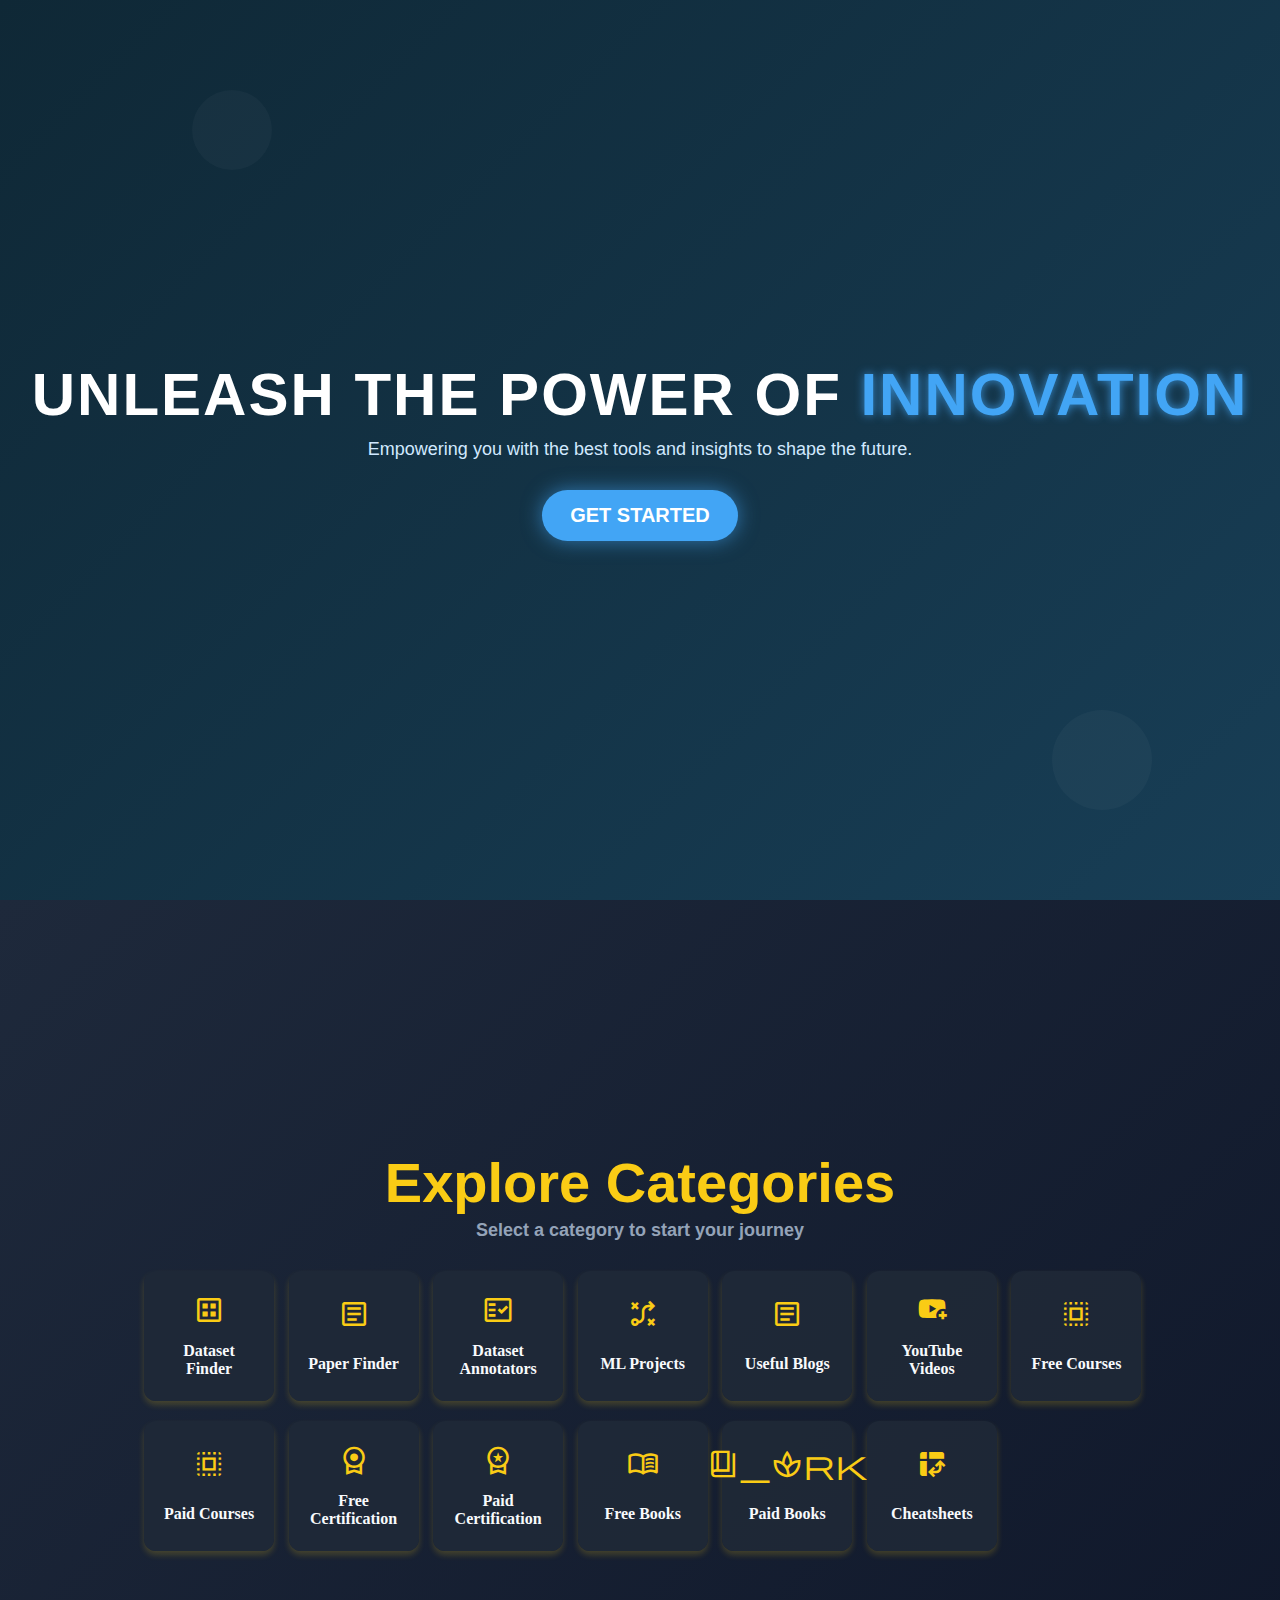
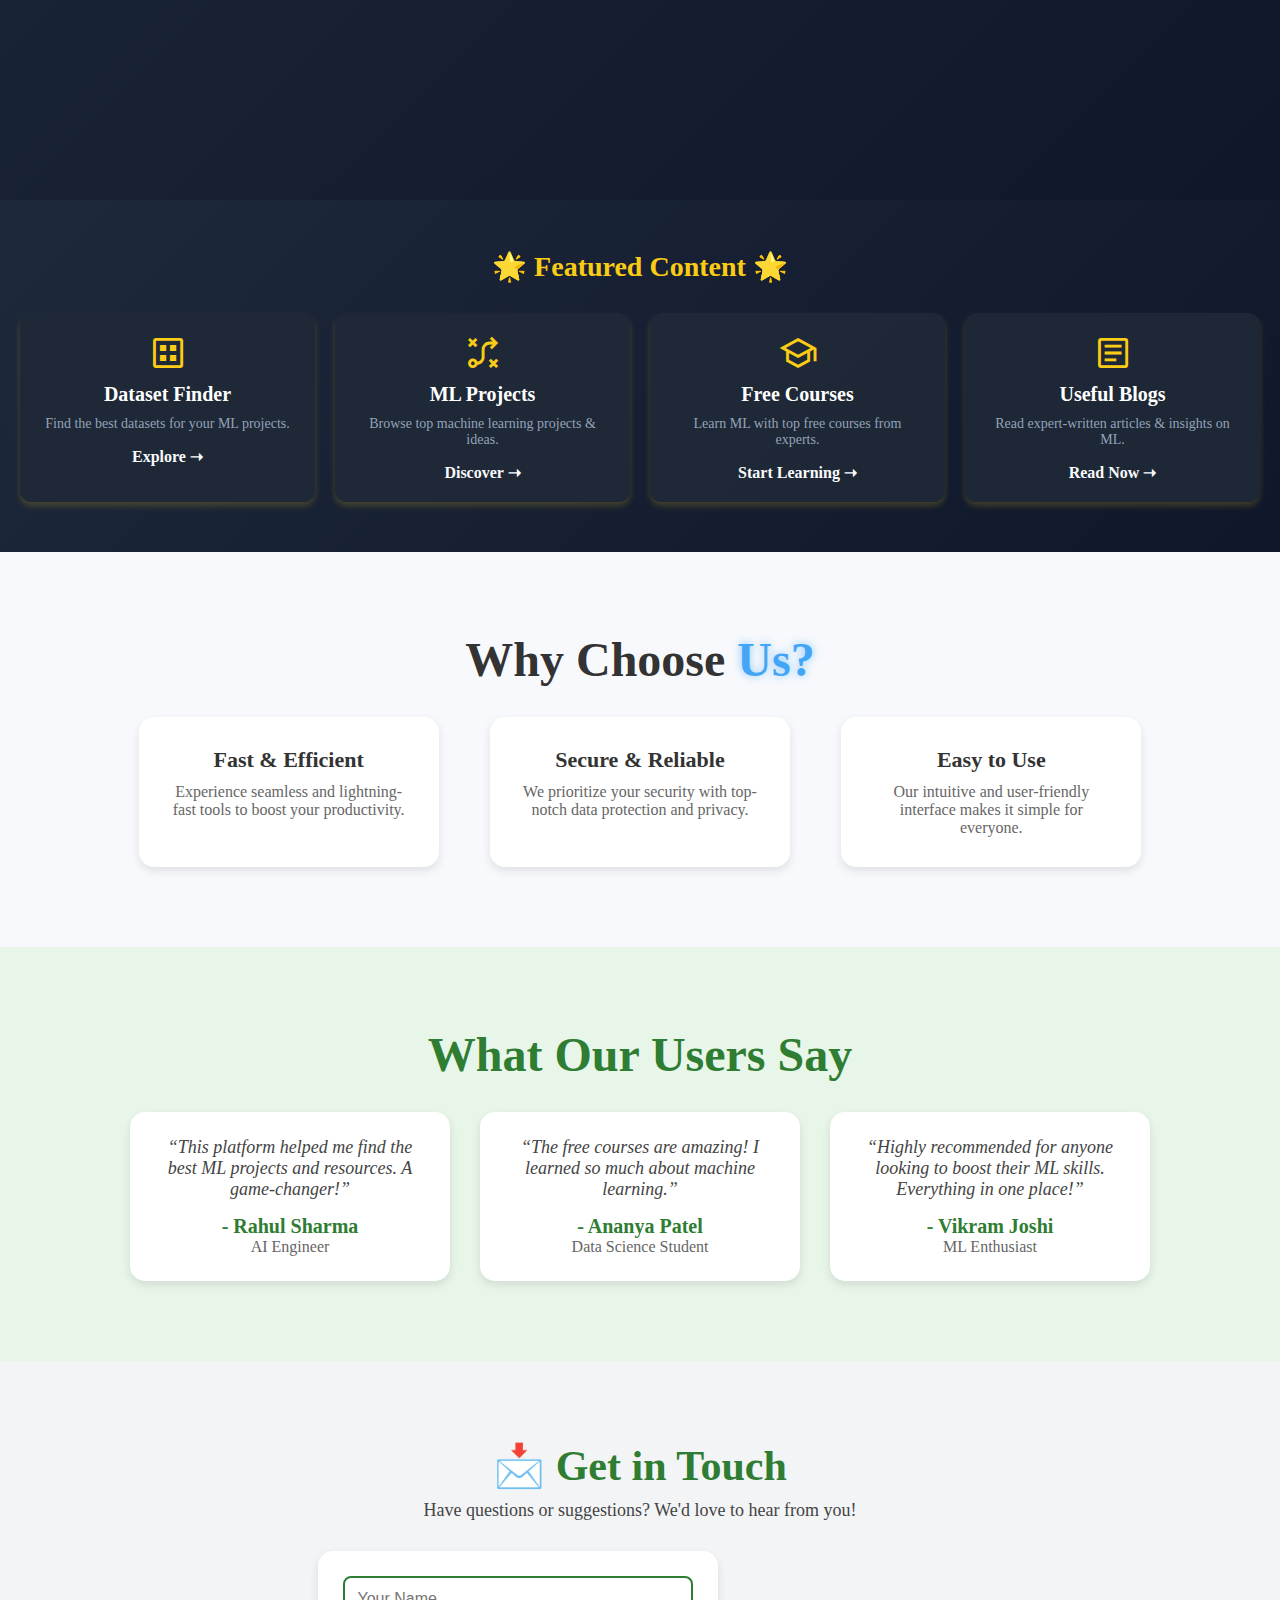
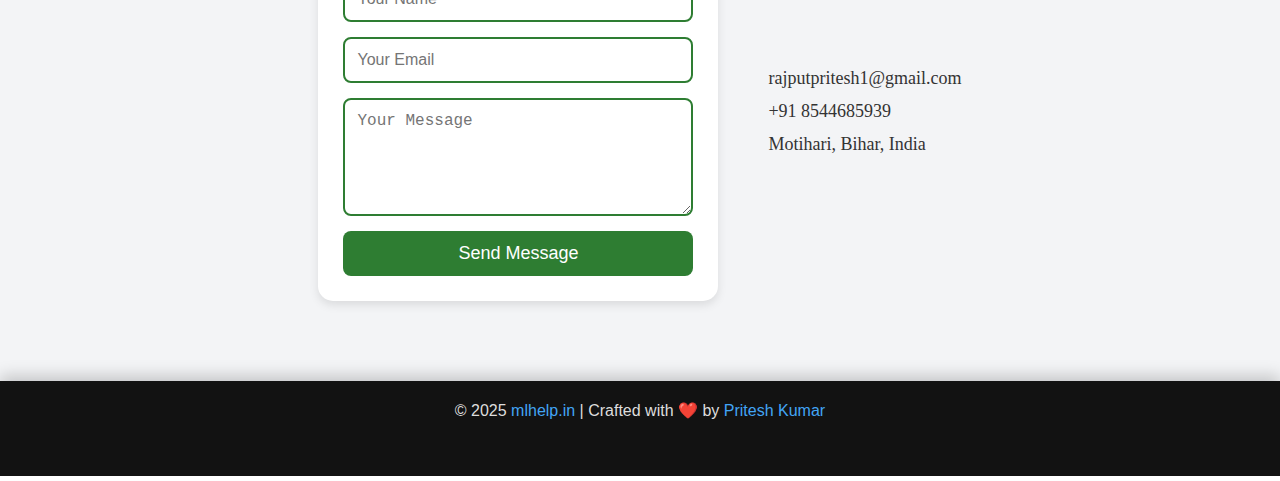
<file: index.html>
<!DOCTYPE html>
<html lang="en">

<head>
    <meta charset="UTF-8">
    <meta name="viewport" content="width=device-width, initial-scale=1.0">
    <title>mlhelp.in</title>
    <!-- Custom CSS -->
    <link rel="stylesheet" href="src/css/style.css">
    <!-- Google Icons -->
    <link href="https://fonts.googleapis.com/css2?family=Material+Symbols+Outlined" rel="stylesheet" />
</head>

<body>
    <!-- Hero Section -->
    <section class="hero-section">
        <div class="floating-shapes"></div> <!-- Floating animated elements -->
        <h1>Unleash the Power of <span>Innovation</span></h1>
        <p>Empowering you with the best tools and insights to shape the future.</p>
        <a href="#category" class="dive-in">Get Started</a>
    </section>


    <!-- Category Section -->
    <div class="category" id="category">
        <div class="title">
            <h1>Explore Categories</h1>
            <p>Select a category to start your journey</p>
        </div>
        <div class="tools">

            <div class="tool">
                <span class="material-symbols-outlined">dataset</span>
                <a href="./src/pages/datasets.html">Dataset Finder</a>
            </div>

            <div class="tool">
                <span class="material-symbols-outlined">article</span>
                <a href="./src/pages/papers.html">Paper Finder</a>
            </div>

            <div class="tool">
                <span class="material-symbols-outlined">fact_check</span>
                <a href="./src/pages/annotators.html">Dataset Annotators</a>
            </div>

            <div class="tool">
                <span class="material-symbols-outlined">tactic</span>
                <a href="./src/pages/projects.html">ML Projects</a>
            </div>

            <div class="tool">
                <span class="material-symbols-outlined">article</span>
                <a href="./src/pages/blogs.html">Useful Blogs</a>
            </div>

            <div class="tool">
                <span class="material-symbols-outlined">youtube_activity</span>
                <a href="./src/pages/ytvideos.html">YouTube Videos</a>
            </div>

            <div class="tool">
                <span class="material-symbols-outlined">select_all</span>
                <a href="./src/pages/free-courses.html">Free Courses</a>
            </div>

            <div class="tool">
                <span class="material-symbols-outlined">select_all</span>
                <a href="./src/pages/paid-courses.html">Paid Courses</a>
            </div>

            <div class="tool">
                <span class="material-symbols-outlined">license</span>
                <a href="./src/pages/free-cert.html">Free Certification</a>
            </div>

            <div class="tool">
                <span class="material-symbols-outlined">workspace_premium</span>
                <a href="./src/pages/paid-cert.html">Paid Certification</a>
            </div>

            <div class="tool">
                <span class="material-symbols-outlined">menu_book</span>
                <a href="./src/pages/free-books.html">Free Books</a>
            </div>

            <div class="tool">
                <span class="material-symbols-outlined">book_4_spark</span>
                <a href="./src/pages/paid-books.html">Paid Books</a>
            </div>

            <div class="tool">
                <span class="material-symbols-outlined">pivot_table_chart</span>
                <a href="./src/pages/cheatcheet.html">Cheatsheets</a>
            </div>

        </div>
    </div>
    <section class="featured-section">
        <h2 class="featured-title">🌟 Featured Content 🌟</h2>
        <div class="featured-container">

            <div class="featured-card">
                <span class="material-symbols-outlined">dataset</span>
                <h3>Dataset Finder</h3>
                <p>Find the best datasets for your ML projects.</p>
                <a href="./src/pages/datasets.html">Explore ➝</a>
            </div>

            <div class="featured-card">
                <span class="material-symbols-outlined">tactic</span>
                <h3>ML Projects</h3>
                <p>Browse top machine learning projects & ideas.</p>
                <a href="./src/pages/projects.html">Discover ➝</a>
            </div>

            <div class="featured-card">
                <span class="material-symbols-outlined">school</span>
                <h3>Free Courses</h3>
                <p>Learn ML with top free courses from experts.</p>
                <a href="./src/pages/free-courses.html">Start Learning ➝</a>
            </div>

            <div class="featured-card">
                <span class="material-symbols-outlined">article</span>
                <h3>Useful Blogs</h3>
                <p>Read expert-written articles & insights on ML.</p>
                <a href="./src/pages/blogs.html">Read Now ➝</a>
            </div>

        </div>
    </section>


    <section class="features-section">
        <h2>Why Choose <span>Us?</span></h2>
        <div class="features-container">
            <div class="feature-box">
                <i class="fas fa-rocket"></i>
                <h3>Fast & Efficient</h3>
                <p>Experience seamless and lightning-fast tools to boost your productivity.</p>
            </div>
            <div class="feature-box">
                <i class="fas fa-shield-alt"></i>
                <h3>Secure & Reliable</h3>
                <p>We prioritize your security with top-notch data protection and privacy.</p>
            </div>
            <div class="feature-box">
                <i class="fas fa-magic"></i>
                <h3>Easy to Use</h3>
                <p>Our intuitive and user-friendly interface makes it simple for everyone.</p>
            </div>
        </div>
    </section>

    

    <section class="testimonials-section">
        <h2>What Our Users Say</h2>
        <div class="testimonials-container">
            <div class="testimonial-card">
                <p>“This platform helped me find the best ML projects and resources. A game-changer!”</p>
                <h4>- Rahul Sharma</h4>
                <span>AI Engineer</span>
            </div>
            <div class="testimonial-card">
                <p>“The free courses are amazing! I learned so much about machine learning.”</p>
                <h4>- Ananya Patel</h4>
                <span>Data Science Student</span>
            </div>
            <div class="testimonial-card">
                <p>“Highly recommended for anyone looking to boost their ML skills. Everything in one place!”</p>
                <h4>- Vikram Joshi</h4>
                <span>ML Enthusiast</span>
            </div>
        </div>
    </section>

    
    <section class="contact-section">
        <h2>📩 Get in Touch</h2>
        <p>Have questions or suggestions? We'd love to hear from you!</p>
        
        <div class="contact-container">
            <!-- Contact Form -->
            <form class="contact-form">
                <input type="text" placeholder="Your Name" required>
                <input type="email" placeholder="Your Email" required>
                <textarea placeholder="Your Message" rows="5" required></textarea>
                <button type="submit">Send Message</button>
            </form>
            
            <!-- Contact Info -->
            <div class="contact-info">
                <p><i class="fas fa-envelope"></i> rajputpritesh1@gmail.com</p>
                <p><i class="fas fa-phone"></i> +91 8544685939</p>
                <p><i class="fas fa-map-marker-alt"></i> Motihari, Bihar, India</p>
                <div class="contact-social">
                    <a href="#"><i class="fab fa-facebook"></i></a>
                    <a href="#"><i class="fab fa-twitter"></i></a>
                    <a href="#"><i class="fab fa-instagram"></i></a>
                    <a href="#"><i class="fab fa-linkedin"></i></a>
                </div>
            </div>
        </div>
    </section>
    
    

    <footer class="footer">
        <div class="footer-container">
            <p>© 2025 <a href="#">mlhelp.in</a> | Crafted with ❤️ by <a href="#">Pritesh Kumar</a></p>
            <div class="social-links">
                <a href="#"><i class="fab fa-facebook"></i></a>
                <a href="#"><i class="fab fa-twitter"></i></a>
                <a href="#"><i class="fab fa-instagram"></i></a>
                <a href="#"><i class="fab fa-linkedin"></i></a>
            </div>
        </div>
    </footer>


</body>

</html>
</file>
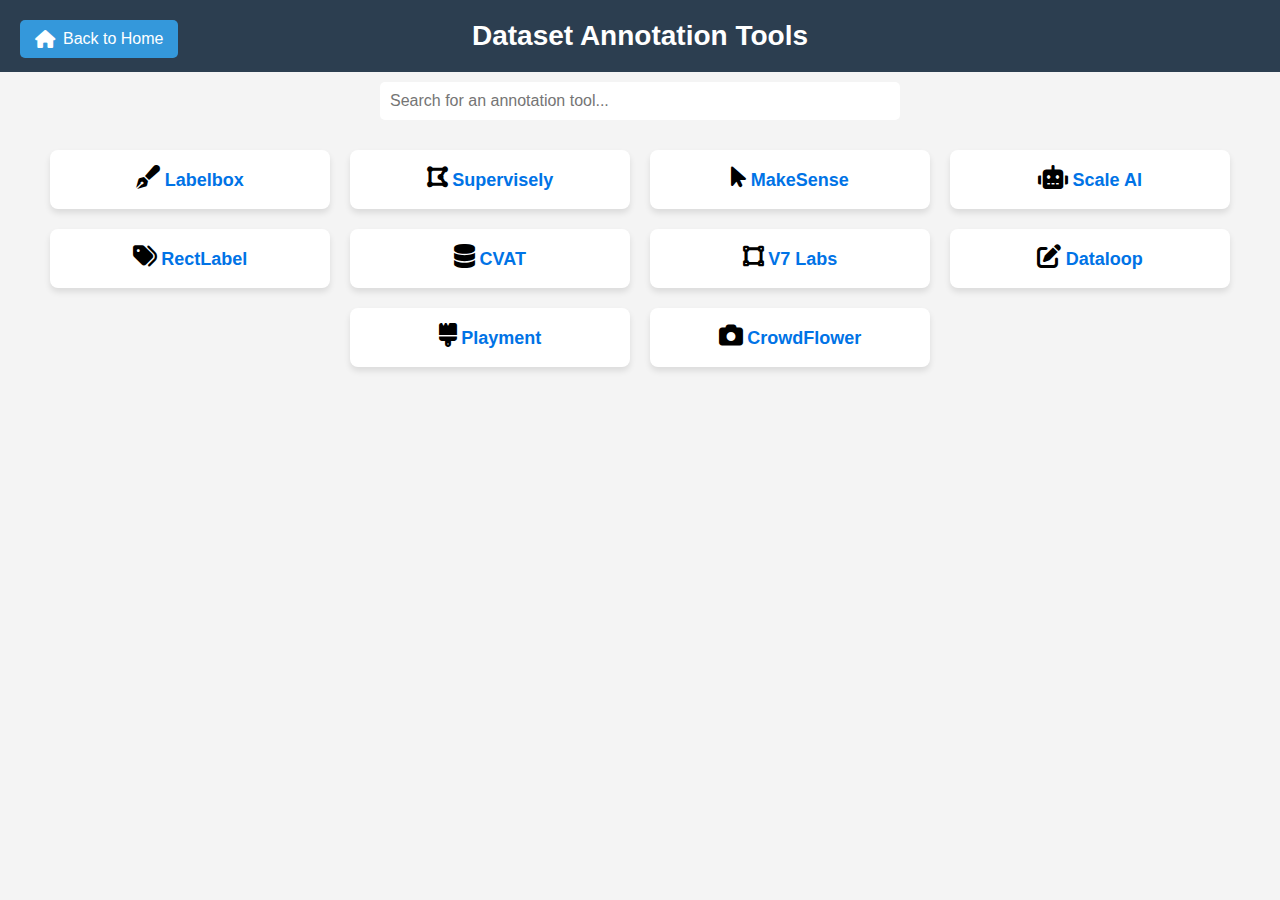
<file: src/pages/annotators.html>
<!DOCTYPE html>
<html lang="en">
<head>
    <meta charset="UTF-8">
    <meta name="viewport" content="width=device-width, initial-scale=1.0">
    <title>Dataset Annotators</title>
    <link rel="stylesheet" href="./../css/tools.css">
    <link rel="stylesheet" href="https://cdnjs.cloudflare.com/ajax/libs/font-awesome/6.0.0/css/all.min.css">
</head>
<body>

    <header>
        <a href="../../index.html" id="back-home"><i class="fas fa-home"></i> Back to Home</a>
        <h1>Dataset Annotation Tools</h1>
    </header>

    <input type="text" id="search" placeholder="Search for an annotation tool..." onkeyup="searchAnnotators()">

    <div class="annotator-list">
        <div class="annotator-item">
            <i class="fas fa-pen-fancy"></i>
            <a href="https://labelbox.com/" target="_blank">Labelbox</a>
        </div>
        <div class="annotator-item">
            <i class="fas fa-draw-polygon"></i>
            <a href="https://supervise.ly/" target="_blank">Supervisely</a>
        </div>
        <div class="annotator-item">
            <i class="fas fa-mouse-pointer"></i>
            <a href="https://www.makesense.ai/" target="_blank">MakeSense</a>
        </div>
        <div class="annotator-item">
            <i class="fas fa-robot"></i>
            <a href="https://www.scale.ai/" target="_blank">Scale AI</a>
        </div>
        <div class="annotator-item">
            <i class="fas fa-tags"></i>
            <a href="https://www.rectlabel.com/" target="_blank">RectLabel</a>
        </div>
        <div class="annotator-item">
            <i class="fas fa-database"></i>
            <a href="https://cvat.ai/" target="_blank">CVAT</a>
        </div>
        <div class="annotator-item">
            <i class="fas fa-vector-square"></i>
            <a href="https://v7labs.com/" target="_blank">V7 Labs</a>
        </div>
        <div class="annotator-item">
            <i class="fas fa-edit"></i>
            <a href="https://www.dataloop.ai/" target="_blank">Dataloop</a>
        </div>
        <div class="annotator-item">
            <i class="fas fa-brush"></i>
            <a href="https://playment.io/" target="_blank">Playment</a>
        </div>
        <div class="annotator-item">
            <i class="fas fa-camera"></i>
            <a href="https://crowdflower.com/" target="_blank">CrowdFlower</a>
        </div>
    </div>

    <script>
        function searchAnnotators() {
            let input = document.getElementById("search").value.toLowerCase();
            let items = document.getElementsByClassName("annotator-item");

            for (let i = 0; i < items.length; i++) {
                let link = items[i].getElementsByTagName("a")[0].innerText.toLowerCase();
                if (link.includes(input)) {
                    items[i].style.display = "block";
                } else {
                    items[i].style.display = "none";
                }
            }
        }
    </script>

</body>
</html>
</file>
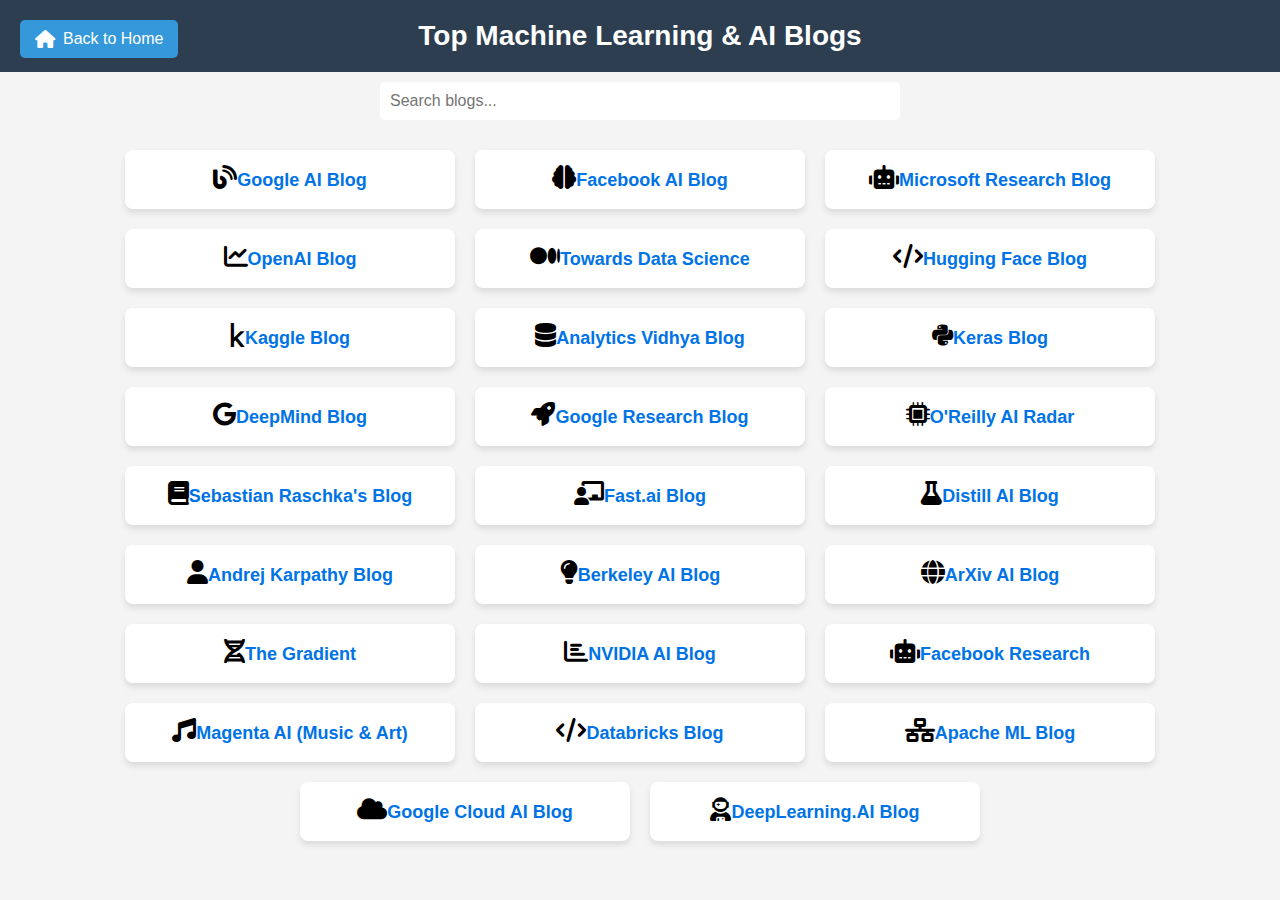
<file: src/pages/blogs.html>
<!DOCTYPE html>
<html lang="en">
<head>
    <meta charset="UTF-8">
    <meta name="viewport" content="width=device-width, initial-scale=1.0">
    <title>ML & AI Blogs</title>
    <link rel="stylesheet" href="./../css/tools.css">
    <link rel="stylesheet" href="https://cdnjs.cloudflare.com/ajax/libs/font-awesome/6.0.0/css/all.min.css">
</head>
<body>

    <header>
        <a href="../../index.html" id="back-home"><i class="fas fa-home"></i> Back to Home</a>
        <h1>Top Machine Learning & AI Blogs</h1>
    </header>

    <input type="text" id="search" placeholder="Search blogs..." onkeyup="searchBlogs()">

    <div class="blog-list">
        <div class="blog-item"><i class="fas fa-blog"></i><a href="https://blog.google/technology/ai/" target="_blank">Google AI Blog</a></div>
        <div class="blog-item"><i class="fas fa-brain"></i><a href="https://ai.facebook.com/blog/" target="_blank">Facebook AI Blog</a></div>
        <div class="blog-item"><i class="fas fa-robot"></i><a href="https://www.microsoft.com/en-us/research/blog/" target="_blank">Microsoft Research Blog</a></div>
        <div class="blog-item"><i class="fas fa-chart-line"></i><a href="https://openai.com/research/" target="_blank">OpenAI Blog</a></div>
        <div class="blog-item"><i class="fab fa-medium"></i><a href="https://towardsdatascience.com/" target="_blank">Towards Data Science</a></div>
        <div class="blog-item"><i class="fas fa-code"></i><a href="https://huggingface.co/blog/" target="_blank">Hugging Face Blog</a></div>
        <div class="blog-item"><i class="fab fa-kaggle"></i><a href="https://www.kaggle.com/tags/blog" target="_blank">Kaggle Blog</a></div>
        <div class="blog-item"><i class="fas fa-database"></i><a href="https://www.analyticsvidhya.com/blog/" target="_blank">Analytics Vidhya Blog</a></div>
        <div class="blog-item"><i class="fab fa-python"></i><a href="https://blog.keras.io/" target="_blank">Keras Blog</a></div>
        <div class="blog-item"><i class="fab fa-google"></i><a href="https://deepmind.com/blog" target="_blank">DeepMind Blog</a></div>
        <div class="blog-item"><i class="fas fa-rocket"></i><a href="https://ai.googleblog.com/" target="_blank">Google Research Blog</a></div>
        <div class="blog-item"><i class="fas fa-microchip"></i><a href="https://www.oreilly.com/radar/" target="_blank">O'Reilly AI Radar</a></div>
        <div class="blog-item"><i class="fas fa-book"></i><a href="https://sebastianraschka.com/blog/" target="_blank">Sebastian Raschka's Blog</a></div>
        <div class="blog-item"><i class="fas fa-chalkboard-teacher"></i><a href="https://fast.ai/" target="_blank">Fast.ai Blog</a></div>
        <div class="blog-item"><i class="fas fa-flask"></i><a href="https://distill.pub/" target="_blank">Distill AI Blog</a></div>
        <div class="blog-item"><i class="fas fa-user"></i><a href="http://karpathy.github.io/" target="_blank">Andrej Karpathy Blog</a></div>
        <div class="blog-item"><i class="fas fa-lightbulb"></i><a href="https://ml.berkeley.edu/blog/" target="_blank">Berkeley AI Blog</a></div>
        <div class="blog-item"><i class="fas fa-globe"></i><a href="https://arxiv.org/list/cs.AI/recent" target="_blank">ArXiv AI Blog</a></div>
        <div class="blog-item"><i class="fas fa-dna"></i><a href="https://thegradient.pub/" target="_blank">The Gradient</a></div>
        <div class="blog-item"><i class="fas fa-chart-bar"></i><a href="https://blogs.nvidia.com/" target="_blank">NVIDIA AI Blog</a></div>
        <div class="blog-item"><i class="fas fa-robot"></i><a href="https://ai.facebook.com/research/" target="_blank">Facebook Research</a></div>
        <div class="blog-item"><i class="fas fa-music"></i><a href="https://magenta.tensorflow.org/" target="_blank">Magenta AI (Music & Art)</a></div>
        <div class="blog-item"><i class="fas fa-code"></i><a href="https://databricks.com/blog/category/data-science" target="_blank">Databricks Blog</a></div>
        <div class="blog-item"><i class="fas fa-network-wired"></i><a href="https://blogs.apache.org/machinelearning/" target="_blank">Apache ML Blog</a></div>
        <div class="blog-item"><i class="fas fa-cloud"></i><a href="https://cloud.google.com/blog/products/ai-machine-learning" target="_blank">Google Cloud AI Blog</a></div>
        <div class="blog-item"><i class="fas fa-user-astronaut"></i><a href="https://deeplearning.ai/the-batch/" target="_blank">DeepLearning.AI Blog</a></div>
    </div>

    <script>
        function searchBlogs() {
            let input = document.getElementById("search").value.toLowerCase();
            let items = document.getElementsByClassName("blog-item");

            for (let i = 0; i < items.length; i++) {
                let link = items[i].getElementsByTagName("a")[0].innerText.toLowerCase();
                if (link.includes(input)) {
                    items[i].style.display = "block";
                } else {
                    items[i].style.display = "none";
                }
            }
        }
    </script>

</body>
</html>
</file>
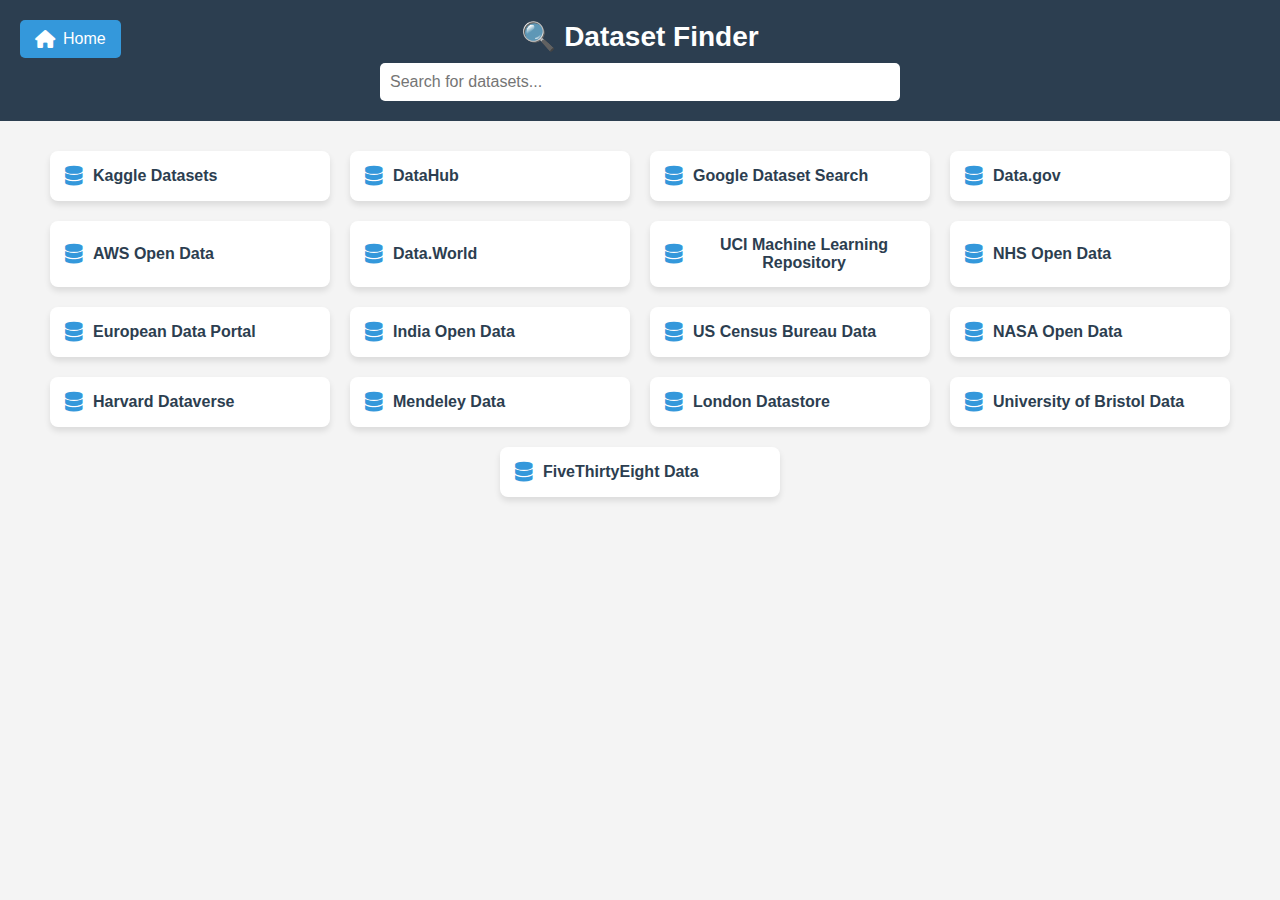
<file: src/pages/datasets.html>
<!DOCTYPE html>
<html lang="en">
<head>
    <meta charset="UTF-8">
    <meta name="viewport" content="width=device-width, initial-scale=1.0">
    <title>Dataset Finder</title>
    <link rel="stylesheet" href="./../css/tools.css">
    <link rel="stylesheet" href="https://cdnjs.cloudflare.com/ajax/libs/font-awesome/6.0.0/css/all.min.css">
</head>
<body>

    <header>
        <a href="./../../index.html" id="back-home">
            <i class="fas fa-home"></i> Home
        </a>
        <h1>🔍 Dataset Finder</h1>
        <input type="text" id="search" placeholder="Search for datasets..." onkeyup="filterDatasets()">
    </header>

    <section class="dataset-list">
        <div class="dataset-item">
            <i class="fas fa-database"></i>
            <a href="https://www.kaggle.com/datasets" target="_blank">Kaggle Datasets</a>
        </div>
        <div class="dataset-item">
            <i class="fas fa-database"></i>
            <a href="https://datahub.io/" target="_blank">DataHub</a>
        </div>
        <div class="dataset-item">
            <i class="fas fa-database"></i>
            <a href="https://datasetsearch.research.google.com/" target="_blank">Google Dataset Search</a>
        </div>
        <div class="dataset-item">
            <i class="fas fa-database"></i>
            <a href="https://www.data.gov/" target="_blank">Data.gov</a>
        </div>
        <div class="dataset-item">
            <i class="fas fa-database"></i>
            <a href="https://registry.opendata.aws/" target="_blank">AWS Open Data</a>
        </div>
        <div class="dataset-item">
            <i class="fas fa-database"></i>
            <a href="https://data.world/" target="_blank">Data.World</a>
        </div>
        <div class="dataset-item">
            <i class="fas fa-database"></i>
            <a href="https://archive.ics.uci.edu/ml/index.php" target="_blank">UCI Machine Learning Repository</a>
        </div>
        <div class="dataset-item">
            <i class="fas fa-database"></i>
            <a href="https://www.opendata.nhs.uk/" target="_blank">NHS Open Data</a>
        </div>
        <div class="dataset-item">
            <i class="fas fa-database"></i>
            <a href="https://data.europa.eu/en" target="_blank">European Data Portal</a>
        </div>
        <div class="dataset-item">
            <i class="fas fa-database"></i>
            <a href="https://data.gov.in/" target="_blank">India Open Data</a>
        </div>
        <div class="dataset-item">
            <i class="fas fa-database"></i>
            <a href="https://www.census.gov/data.html" target="_blank">US Census Bureau Data</a>
        </div>
        <div class="dataset-item">
            <i class="fas fa-database"></i>
            <a href="https://data.nasa.gov/" target="_blank">NASA Open Data</a>
        </div>
        <div class="dataset-item">
            <i class="fas fa-database"></i>
            <a href="https://dataverse.harvard.edu/" target="_blank">Harvard Dataverse</a>
        </div>
        <div class="dataset-item">
            <i class="fas fa-database"></i>
            <a href="https://data.mendeley.com/" target="_blank">Mendeley Data</a>
        </div>
        <div class="dataset-item">
            <i class="fas fa-database"></i>
            <a href="https://data.london.gov.uk/" target="_blank">London Datastore</a>
        </div>
        <div class="dataset-item">
            <i class="fas fa-database"></i>
            <a href="https://data.bris.ac.uk/data/" target="_blank">University of Bristol Data</a>
        </div>
        <div class="dataset-item">
            <i class="fas fa-database"></i>
            <a href="https://data.fivethirtyeight.com/" target="_blank">FiveThirtyEight Data</a>
        </div>
    </section>

</body>
</html>
</file>
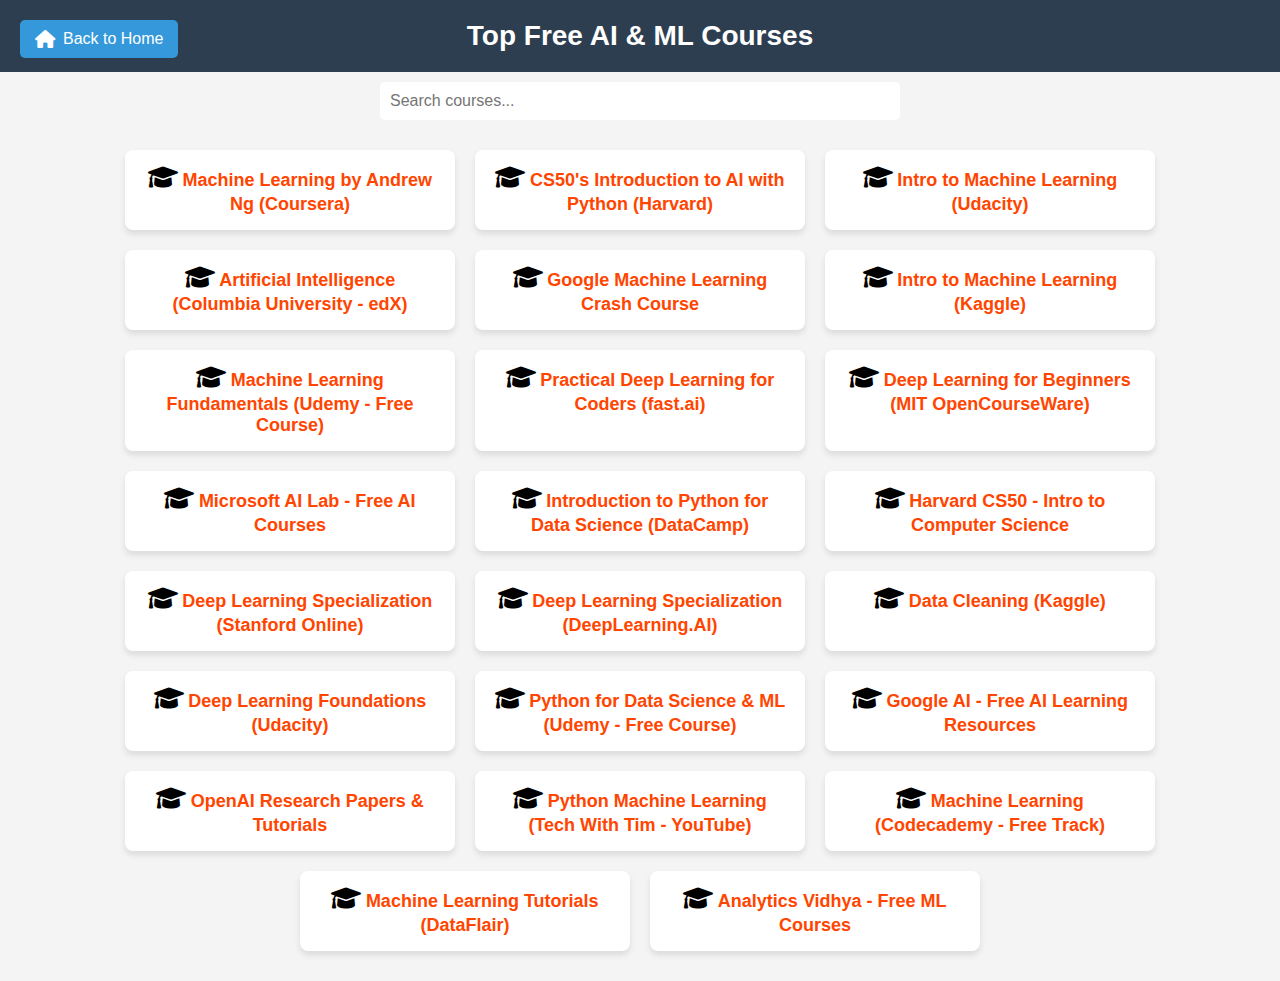
<file: src/pages/free-courses.html>
<!DOCTYPE html>
<html lang="en">
<head>
    <meta charset="UTF-8">
    <meta name="viewport" content="width=device-width, initial-scale=1.0">
    <title>Top Free AI & ML Courses</title>
    <link rel="stylesheet" href="./../css/tools.css">
    <link rel="stylesheet" href="https://cdnjs.cloudflare.com/ajax/libs/font-awesome/6.0.0/css/all.min.css">
</head>
<body>

    <header>
        <a href="../../index.html" id="back-home"><i class="fas fa-home"></i> Back to Home</a>
        <h1>Top Free AI & ML Courses</h1>
    </header>

    <input type="text" id="search" placeholder="Search courses..." onkeyup="searchCourses()">

    <div class="course-list">
        <div class="course-item"><i class="fas fa-graduation-cap"></i> <a href="https://www.coursera.org/learn/machine-learning" target="_blank">Machine Learning by Andrew Ng (Coursera)</a></div>
        <div class="course-item"><i class="fas fa-graduation-cap"></i> <a href="https://cs50.harvard.edu/ai/" target="_blank">CS50's Introduction to AI with Python (Harvard)</a></div>
        <div class="course-item"><i class="fas fa-graduation-cap"></i> <a href="https://www.udacity.com/course/intro-to-machine-learning--ud120" target="_blank">Intro to Machine Learning (Udacity)</a></div>
        <div class="course-item"><i class="fas fa-graduation-cap"></i> <a href="https://www.edx.org/course/artificial-intelligence-ai" target="_blank">Artificial Intelligence (Columbia University - edX)</a></div>
        <div class="course-item"><i class="fas fa-graduation-cap"></i> <a href="https://developers.google.com/machine-learning/crash-course" target="_blank">Google Machine Learning Crash Course</a></div>
        <div class="course-item"><i class="fas fa-graduation-cap"></i> <a href="https://www.kaggle.com/learn/intro-to-machine-learning" target="_blank">Intro to Machine Learning (Kaggle)</a></div>
        <div class="course-item"><i class="fas fa-graduation-cap"></i> <a href="https://www.udemy.com/course/machine-learning-fundamentals/" target="_blank">Machine Learning Fundamentals (Udemy - Free Course)</a></div>
        <div class="course-item"><i class="fas fa-graduation-cap"></i> <a href="https://fast.ai/" target="_blank">Practical Deep Learning for Coders (fast.ai)</a></div>
        <div class="course-item"><i class="fas fa-graduation-cap"></i> <a href="https://www.youtube.com/playlist?list=PLqYmG7hTraZBiG_XpjnPrSNw-1XAAUtY5" target="_blank">Deep Learning for Beginners (MIT OpenCourseWare)</a></div>
        <div class="course-item"><i class="fas fa-graduation-cap"></i> <a href="https://www.microsoft.com/en-us/ai/ai-lab" target="_blank">Microsoft AI Lab - Free AI Courses</a></div>
        <div class="course-item"><i class="fas fa-graduation-cap"></i> <a href="https://www.datacamp.com/courses/introduction-to-python" target="_blank">Introduction to Python for Data Science (DataCamp)</a></div>
        <div class="course-item"><i class="fas fa-graduation-cap"></i> <a href="https://cs50.harvard.edu/" target="_blank">Harvard CS50 - Intro to Computer Science</a></div>
        <div class="course-item"><i class="fas fa-graduation-cap"></i> <a href="https://www.youtube.com/playlist?list=PL8Xu96OlfD2McgbLOkHk1WBXjU7GVbIIT" target="_blank">Deep Learning Specialization (Stanford Online)</a></div>
        <div class="course-item"><i class="fas fa-graduation-cap"></i> <a href="https://www.youtube.com/c/DeepLearningAI" target="_blank">Deep Learning Specialization (DeepLearning.AI)</a></div>
        <div class="course-item"><i class="fas fa-graduation-cap"></i> <a href="https://www.kaggle.com/learn/data-cleaning" target="_blank">Data Cleaning (Kaggle)</a></div>
        <div class="course-item"><i class="fas fa-graduation-cap"></i> <a href="https://www.udacity.com/course/deep-learning-nanodegree--nd101" target="_blank">Deep Learning Foundations (Udacity)</a></div>
        <div class="course-item"><i class="fas fa-graduation-cap"></i> <a href="https://www.udemy.com/course/python-for-data-science-and-machine-learning-bootcamp/" target="_blank">Python for Data Science & ML (Udemy - Free Course)</a></div>
        <div class="course-item"><i class="fas fa-graduation-cap"></i> <a href="https://ai.google/education/" target="_blank">Google AI - Free AI Learning Resources</a></div>
        <div class="course-item"><i class="fas fa-graduation-cap"></i> <a href="https://openai.com/research" target="_blank">OpenAI Research Papers & Tutorials</a></div>
        <div class="course-item"><i class="fas fa-graduation-cap"></i> <a href="https://www.youtube.com/playlist?list=PL6Xpj9I5qXYEcOhn7TqghAJ6NAPrNmUBH" target="_blank">Python Machine Learning (Tech With Tim - YouTube)</a></div>
        <div class="course-item"><i class="fas fa-graduation-cap"></i> <a href="https://www.codecademy.com/learn/machine-learning" target="_blank">Machine Learning (Codecademy - Free Track)</a></div>
        <div class="course-item"><i class="fas fa-graduation-cap"></i> <a href="https://data-flair.training/blogs/machine-learning-tutorial/" target="_blank">Machine Learning Tutorials (DataFlair)</a></div>
        <div class="course-item"><i class="fas fa-graduation-cap"></i> <a href="https://www.analyticsvidhya.com/" target="_blank">Analytics Vidhya - Free ML Courses</a></div>
    </div>

    <script>
        function searchCourses() {
            let input = document.getElementById("search").value.toLowerCase();
            let items = document.getElementsByClassName("course-item");

            for (let i = 0; i < items.length; i++) {
                let link = items[i].getElementsByTagName("a")[0].innerText.toLowerCase();
                if (link.includes(input)) {
                    items[i].style.display = "block";
                } else {
                    items[i].style.display = "none";
                }
            }
        }
    </script>

</body>
</html>
</file>
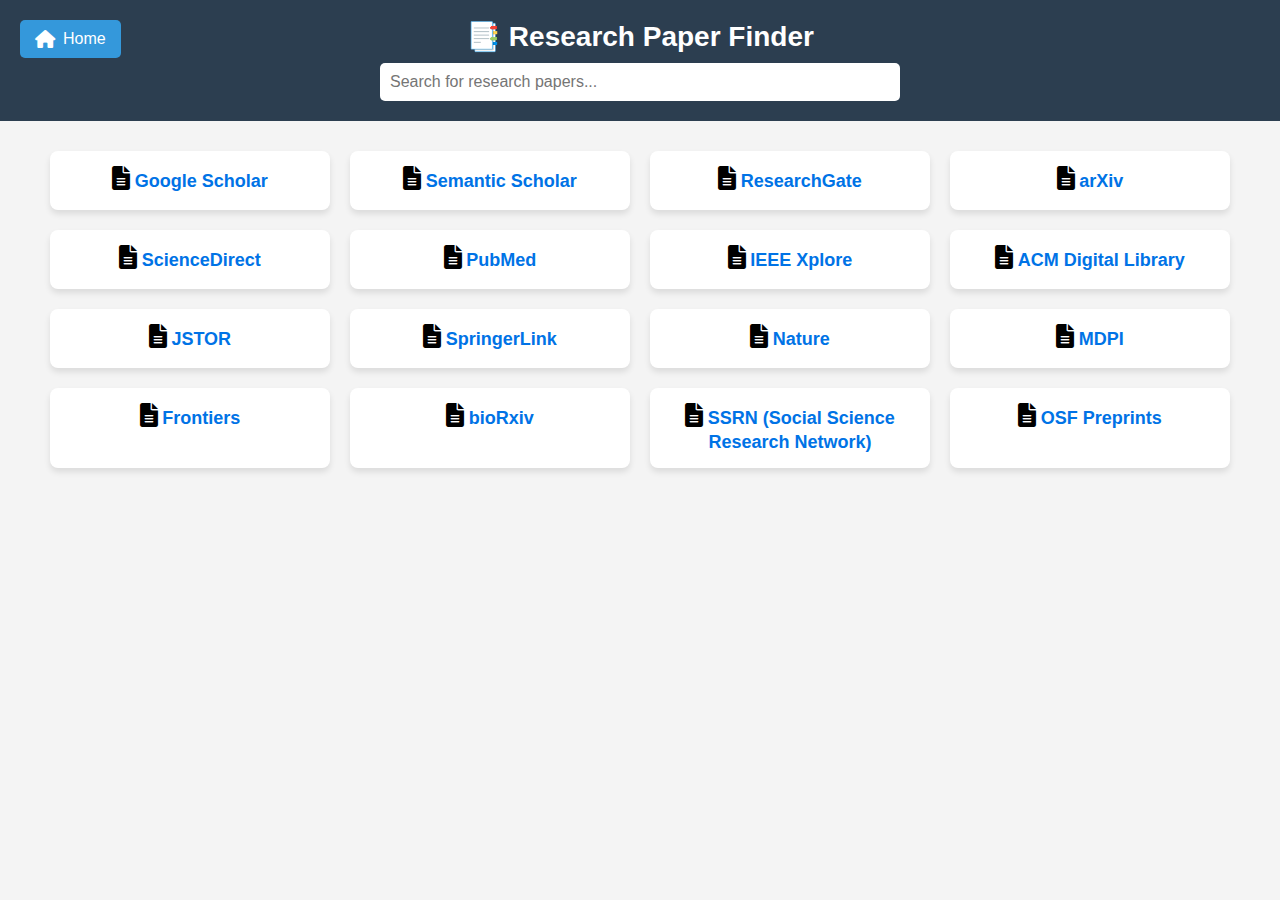
<file: src/pages/papers.html>
<!DOCTYPE html>
<html lang="en">
<head>
    <meta charset="UTF-8">
    <meta name="viewport" content="width=device-width, initial-scale=1.0">
    <title>Paper Finder</title>
    <link rel="stylesheet" href="./../css/tools.css">
    <link rel="stylesheet" href="https://cdnjs.cloudflare.com/ajax/libs/font-awesome/6.0.0/css/all.min.css">
</head>
<body>

    <header>
        <a href="../../index.html" id="back-home">
            <i class="fas fa-home"></i> Home
        </a>
        <h1>📑 Research Paper Finder</h1>
        <input type="text" id="search" placeholder="Search for research papers..." onkeyup="filterPapers()">
    </header>

    <section class="paper-list">
        <div class="paper-item">
            <i class="fas fa-file-alt"></i>
            <a href="https://scholar.google.com/" target="_blank">Google Scholar</a>
        </div>
        <div class="paper-item">
            <i class="fas fa-file-alt"></i>
            <a href="https://www.semanticscholar.org/" target="_blank">Semantic Scholar</a>
        </div>
        <div class="paper-item">
            <i class="fas fa-file-alt"></i>
            <a href="https://www.researchgate.net/" target="_blank">ResearchGate</a>
        </div>
        <div class="paper-item">
            <i class="fas fa-file-alt"></i>
            <a href="https://arxiv.org/" target="_blank">arXiv</a>
        </div>
        <div class="paper-item">
            <i class="fas fa-file-alt"></i>
            <a href="https://www.sciencedirect.com/" target="_blank">ScienceDirect</a>
        </div>
        <div class="paper-item">
            <i class="fas fa-file-alt"></i>
            <a href="https://pubmed.ncbi.nlm.nih.gov/" target="_blank">PubMed</a>
        </div>
        <div class="paper-item">
            <i class="fas fa-file-alt"></i>
            <a href="https://ieeexplore.ieee.org/" target="_blank">IEEE Xplore</a>
        </div>
        <div class="paper-item">
            <i class="fas fa-file-alt"></i>
            <a href="https://dl.acm.org/" target="_blank">ACM Digital Library</a>
        </div>
        <div class="paper-item">
            <i class="fas fa-file-alt"></i>
            <a href="https://www.jstor.org/" target="_blank">JSTOR</a>
        </div>
        <div class="paper-item">
            <i class="fas fa-file-alt"></i>
            <a href="https://www.springer.com/gp" target="_blank">SpringerLink</a>
        </div>
        <div class="paper-item">
            <i class="fas fa-file-alt"></i>
            <a href="https://www.nature.com/" target="_blank">Nature</a>
        </div>
        <div class="paper-item">
            <i class="fas fa-file-alt"></i>
            <a href="https://www.mdpi.com/" target="_blank">MDPI</a>
        </div>
        <div class="paper-item">
            <i class="fas fa-file-alt"></i>
            <a href="https://www.frontiersin.org/" target="_blank">Frontiers</a>
        </div>
        <div class="paper-item">
            <i class="fas fa-file-alt"></i>
            <a href="https://www.biorxiv.org/" target="_blank">bioRxiv</a>
        </div>
        <div class="paper-item">
            <i class="fas fa-file-alt"></i>
            <a href="https://www.ssrn.com/" target="_blank">SSRN (Social Science Research Network)</a>
        </div>
        <div class="paper-item">
            <i class="fas fa-file-alt"></i>
            <a href="https://www.osf.io/" target="_blank">OSF Preprints</a>
        </div>
    </section>

</body>
</html>
</file>
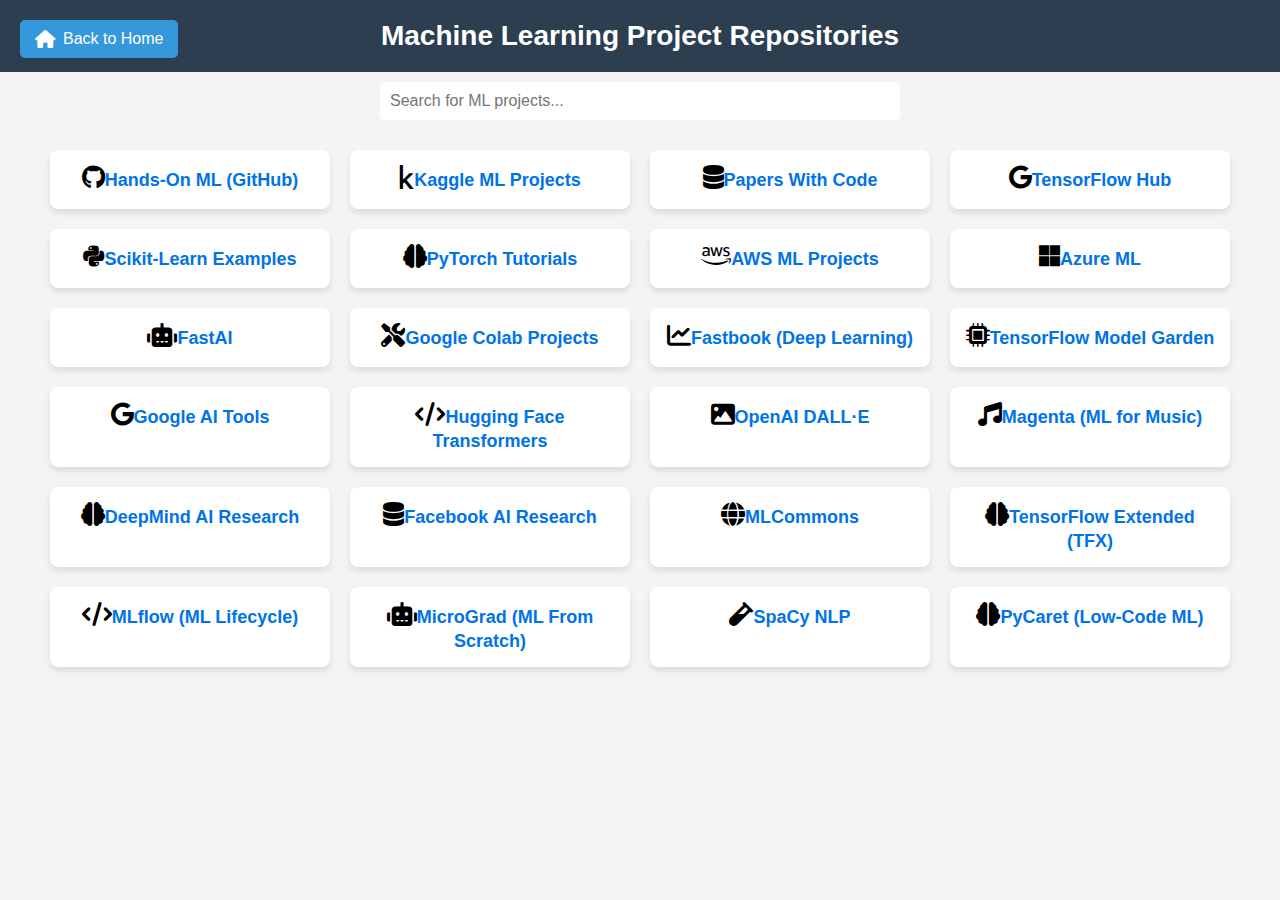
<file: src/pages/projects.html>
<!DOCTYPE html>
<html lang="en">

<head>
    <meta charset="UTF-8">
    <meta name="viewport" content="width=device-width, initial-scale=1.0">
    <title>ML Projects</title>
    <link rel="stylesheet" href="./../css/tools.css">
    <link rel="stylesheet" href="https://cdnjs.cloudflare.com/ajax/libs/font-awesome/6.0.0/css/all.min.css">
</head>

<body>

    <header>
        <a href="../../index.html" id="back-home"><i class="fas fa-home"></i> Back to Home</a>
        <h1>Machine Learning Project Repositories</h1>
    </header>

    <input type="text" id="search" placeholder="Search for ML projects..." onkeyup="searchProjects()">

    <div class="project-list">
        <div class="project-item"><i class="fab fa-github"></i><a href="https://github.com/ageron/handson-ml"
                target="_blank">Hands-On ML (GitHub)</a></div>
        <div class="project-item"><i class="fab fa-kaggle"></i><a
                href="https://www.kaggle.com/learn/intro-to-machine-learning" target="_blank">Kaggle ML Projects</a>
        </div>
        <div class="project-item"><i class="fas fa-database"></i><a href="https://paperswithcode.com/"
                target="_blank">Papers With Code</a></div>
        <div class="project-item"><i class="fab fa-google"></i><a href="https://tfhub.dev/" target="_blank">TensorFlow
                Hub</a></div>
        <div class="project-item"><i class="fab fa-python"></i><a
                href="https://scikit-learn.org/stable/auto_examples/index.html" target="_blank">Scikit-Learn
                Examples</a></div>
        <div class="project-item"><i class="fas fa-brain"></i><a href="https://pytorch.org/tutorials/"
                target="_blank">PyTorch Tutorials</a></div>
        <div class="project-item"><i class="fab fa-aws"></i><a href="https://aws.amazon.com/machine-learning/"
                target="_blank">AWS ML Projects</a></div>
        <div class="project-item"><i class="fab fa-microsoft"></i><a
                href="https://azure.microsoft.com/en-us/services/machine-learning/" target="_blank">Azure ML</a></div>
        <div class="project-item"><i class="fas fa-robot"></i><a href="https://fastai.fast.ai/"
                target="_blank">FastAI</a></div>
        <div class="project-item"><i class="fas fa-tools"></i><a href="https://colab.research.google.com/"
                target="_blank">Google Colab Projects</a></div>
        <div class="project-item"><i class="fas fa-chart-line"></i><a href="https://github.com/fastai/fastbook"
                target="_blank">Fastbook (Deep Learning)</a></div>
        <div class="project-item"><i class="fas fa-microchip"></i><a href="https://github.com/tensorflow/models"
                target="_blank">TensorFlow Model Garden</a></div>
        <div class="project-item"><i class="fab fa-google"></i><a href="https://ai.google/tools/" target="_blank">Google
                AI Tools</a></div>
        <div class="project-item"><i class="fas fa-code"></i><a href="https://github.com/huggingface/transformers"
                target="_blank">Hugging Face Transformers</a></div>
        <div class="project-item"><i class="fas fa-image"></i><a href="https://github.com/openai/DALL-E"
                target="_blank">OpenAI DALL·E</a></div>
        <div class="project-item"><i class="fas fa-music"></i><a href="https://magenta.tensorflow.org/"
                target="_blank">Magenta (ML for Music)</a></div>
        <div class="project-item"><i class="fas fa-brain"></i><a href="https://github.com/deepmind"
                target="_blank">DeepMind AI Research</a></div>
        <div class="project-item"><i class="fas fa-database"></i><a href="https://github.com/facebookresearch"
                target="_blank">Facebook AI Research</a></div>
        <div class="project-item"><i class="fas fa-globe"></i><a href="https://mlcommons.org/en/"
                target="_blank">MLCommons</a></div>
        <div class="project-item"><i class="fas fa-brain"></i><a href="https://www.tensorflow.org/tfx"
                target="_blank">TensorFlow Extended (TFX)</a></div>
        <div class="project-item"><i class="fas fa-code"></i><a href="https://github.com/mlflow/mlflow"
                target="_blank">MLflow (ML Lifecycle)</a></div>
        <div class="project-item"><i class="fas fa-robot"></i><a href="https://github.com/karpathy/micrograd"
                target="_blank">MicroGrad (ML From Scratch)</a></div>
        <div class="project-item"><i class="fas fa-vial"></i><a href="https://github.com/explosion/spacy"
                target="_blank">SpaCy NLP</a></div>
        <div class="project-item"><i class="fas fa-brain"></i><a href="https://github.com/pycaret/pycaret"
                target="_blank">PyCaret (Low-Code ML)</a></div>
    </div>

    <script>
        function searchProjects() {
            let input = document.getElementById("search").value.toLowerCase();
            let items = document.getElementsByClassName("project-item");

            for (let i = 0; i < items.length; i++) {
                let link = items[i].getElementsByTagName("a")[0].innerText.toLowerCase();
                if (link.includes(input)) {
                    items[i].style.display = "block";
                } else {
                    items[i].style.display = "none";
                }
            }
        }
    </script>

</body>

</html>
</file>
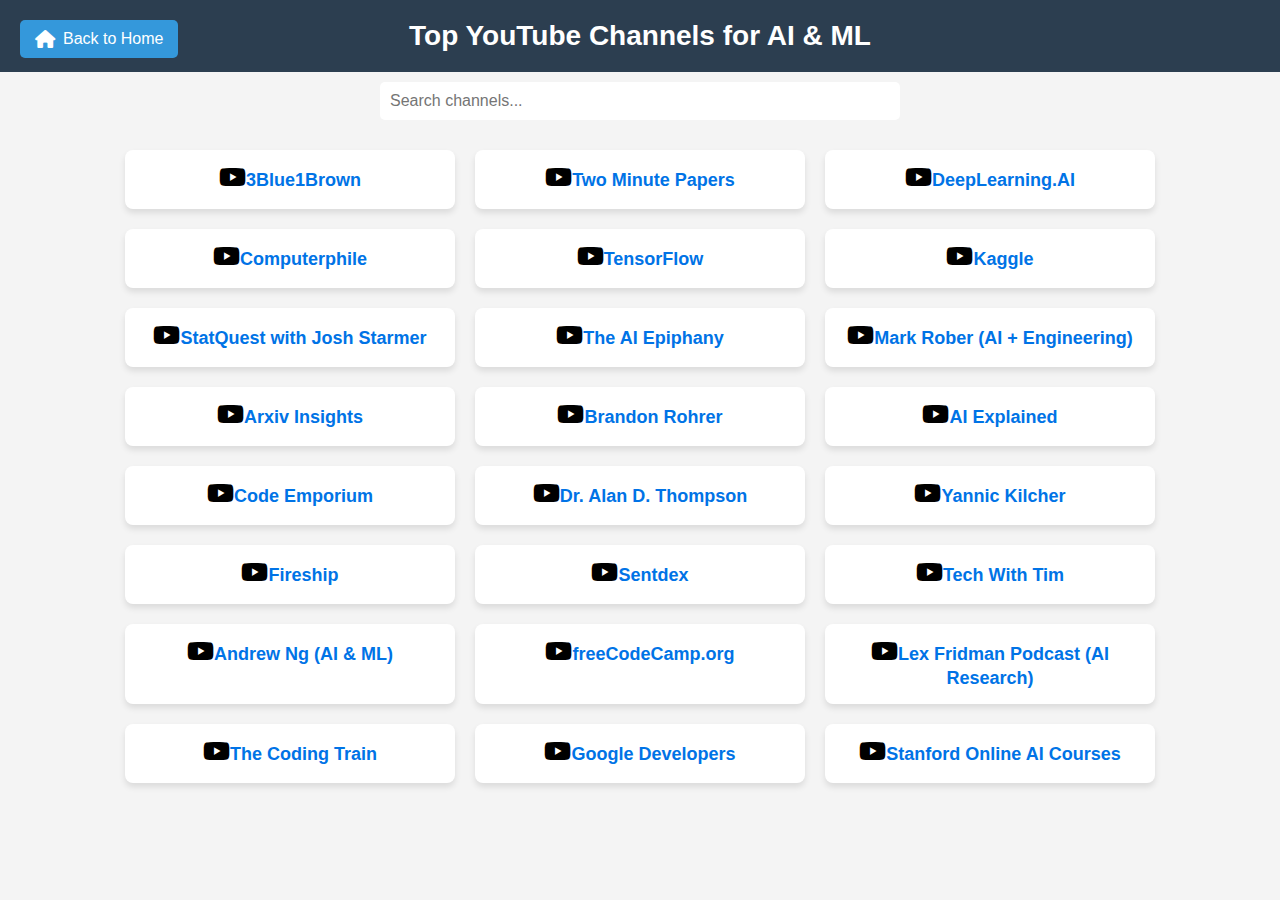
<file: src/pages/ytvideos.html>
<!DOCTYPE html>
<html lang="en">
<head>
    <meta charset="UTF-8">
    <meta name="viewport" content="width=device-width, initial-scale=1.0">
    <title>Top YouTube Channels for AI & ML</title>
    <link rel="stylesheet" href="./../css/tools.css">
    <link rel="stylesheet" href="https://cdnjs.cloudflare.com/ajax/libs/font-awesome/6.0.0/css/all.min.css">
</head>
<body>

    <header>
        <a href="../../index.html" id="back-home"><i class="fas fa-home"></i> Back to Home</a>
        <h1>Top YouTube Channels for AI & ML</h1>
    </header>

    <input type="text" id="search" placeholder="Search channels..." onkeyup="searchVideos()">

    <div class="video-list">
        <div class="video-item"><i class="fab fa-youtube"></i><a href="https://www.youtube.com/c/3blue1brown" target="_blank">3Blue1Brown</a></div>
        <div class="video-item"><i class="fab fa-youtube"></i><a href="https://www.youtube.com/c/TwoMinutePapers" target="_blank">Two Minute Papers</a></div>
        <div class="video-item"><i class="fab fa-youtube"></i><a href="https://www.youtube.com/c/DeepLearningAI" target="_blank">DeepLearning.AI</a></div>
        <div class="video-item"><i class="fab fa-youtube"></i><a href="https://www.youtube.com/c/Computerphile" target="_blank">Computerphile</a></div>
        <div class="video-item"><i class="fab fa-youtube"></i><a href="https://www.youtube.com/c/TensorFlow" target="_blank">TensorFlow</a></div>
        <div class="video-item"><i class="fab fa-youtube"></i><a href="https://www.youtube.com/c/Kaggle" target="_blank">Kaggle</a></div>
        <div class="video-item"><i class="fab fa-youtube"></i><a href="https://www.youtube.com/c/StatQuest" target="_blank">StatQuest with Josh Starmer</a></div>
        <div class="video-item"><i class="fab fa-youtube"></i><a href="https://www.youtube.com/c/TheAIEpiphany" target="_blank">The AI Epiphany</a></div>
        <div class="video-item"><i class="fab fa-youtube"></i><a href="https://www.youtube.com/c/MarkRober" target="_blank">Mark Rober (AI + Engineering)</a></div>
        <div class="video-item"><i class="fab fa-youtube"></i><a href="https://www.youtube.com/c/ArxivInsights" target="_blank">Arxiv Insights</a></div>
        <div class="video-item"><i class="fab fa-youtube"></i><a href="https://www.youtube.com/c/BrandonRohrer" target="_blank">Brandon Rohrer</a></div>
        <div class="video-item"><i class="fab fa-youtube"></i><a href="https://www.youtube.com/c/AIExplained" target="_blank">AI Explained</a></div>
        <div class="video-item"><i class="fab fa-youtube"></i><a href="https://www.youtube.com/c/CodeEmporium" target="_blank">Code Emporium</a></div>
        <div class="video-item"><i class="fab fa-youtube"></i><a href="https://www.youtube.com/c/DrAlanDThompson" target="_blank">Dr. Alan D. Thompson</a></div>
        <div class="video-item"><i class="fab fa-youtube"></i><a href="https://www.youtube.com/c/yannicKilcher" target="_blank">Yannic Kilcher</a></div>
        <div class="video-item"><i class="fab fa-youtube"></i><a href="https://www.youtube.com/c/Fireship" target="_blank">Fireship</a></div>
        <div class="video-item"><i class="fab fa-youtube"></i><a href="https://www.youtube.com/c/Sentdex" target="_blank">Sentdex</a></div>
        <div class="video-item"><i class="fab fa-youtube"></i><a href="https://www.youtube.com/c/TechWithTim" target="_blank">Tech With Tim</a></div>
        <div class="video-item"><i class="fab fa-youtube"></i><a href="https://www.youtube.com/c/AndrewNg" target="_blank">Andrew Ng (AI & ML)</a></div>
        <div class="video-item"><i class="fab fa-youtube"></i><a href="https://www.youtube.com/c/FreeCodeCamp" target="_blank">freeCodeCamp.org</a></div>
        <div class="video-item"><i class="fab fa-youtube"></i><a href="https://www.youtube.com/c/LexFridman" target="_blank">Lex Fridman Podcast (AI Research)</a></div>
        <div class="video-item"><i class="fab fa-youtube"></i><a href="https://www.youtube.com/c/CodingTrain" target="_blank">The Coding Train</a></div>
        <div class="video-item"><i class="fab fa-youtube"></i><a href="https://www.youtube.com/c/GoogleDevelopers" target="_blank">Google Developers</a></div>
        <div class="video-item"><i class="fab fa-youtube"></i><a href="https://www.youtube.com/c/StanfordOnline" target="_blank">Stanford Online AI Courses</a></div>
    </div>

    <script>
        function searchVideos() {
            let input = document.getElementById("search").value.toLowerCase();
            let items = document.getElementsByClassName("video-item");

            for (let i = 0; i < items.length; i++) {
                let link = items[i].getElementsByTagName("a")[0].innerText.toLowerCase();
                if (link.includes(input)) {
                    items[i].style.display = "block";
                } else {
                    items[i].style.display = "none";
                }
            }
        }
    </script>

</body>
</html>
</file>
<file: src/css/style.css>
* {
  margin: 0;
  padding: 0;
  box-sizing: border-box;
}
html {
  scroll-behavior: smooth;
}

/* Hero Section */
.hero-section {
  width: 100%;
  height: 100vh;
  background: linear-gradient(-45deg, #2e8b57, #1c4966, #0f2836);
  background-size: 300% 300%;
  animation: gradientShift 10s ease infinite;
  display: flex;
  justify-content: center;
  align-items: center;
  flex-direction: column;
  font-family: "Poppins", sans-serif;
  text-align: center;
  padding: 20px;
  position: relative;
  overflow: hidden;
  color: #fff;
}

/* Gradient Animation */
@keyframes gradientShift {
  0% {
    background-position: 0% 50%;
  }
  50% {
    background-position: 100% 50%;
  }
  100% {
    background-position: 0% 50%;
  }
}

.hero-section h1 {
  font-size: 60px;
  font-weight: 700;
  text-transform: uppercase;
  letter-spacing: 2px;
  transition: transform 0.3s ease-in-out;
}

.hero-section h1 span {
  color: #42a5f5;
  text-shadow: 0 0 10px rgba(66, 165, 245, 0.8);
}

.hero-section h1:hover {
  transform: scale(1.05);
}

.hero-section p {
  font-size: 18px;
  font-family: "Poppins", sans-serif;
  color: #d1e9ff;
  margin-top: 10px;
  max-width: 600px;
}

/* Call-to-Action Button */
.dive-in {
  font-size: 20px;
  font-weight: bold;
  text-transform: uppercase;
  background: #42a5f5;
  color: white;
  padding: 14px 28px;
  border-radius: 30px;
  box-shadow: 0px 0px 20px rgba(66, 165, 245, 0.6);
  transition: all 0.3s ease-in-out;
  text-decoration: none;
  margin-top: 30px;
  position: relative;
  overflow: hidden;
}

.dive-in:hover {
  background: white;
  color: #42a5f5;
  box-shadow: 0px 0px 25px rgba(66, 165, 245, 0.9);
  transform: scale(1.1);
}

/* Floating Shapes */
.floating-shapes::before,
.floating-shapes::after {
  content: "";
  position: absolute;
  width: 120px;
  height: 120px;
  background: rgba(255, 255, 255, 0.1);
  border-radius: 50%;
  opacity: 0.3;
  animation: floatAnimation 6s infinite ease-in-out alternate;
}

.floating-shapes::before {
  top: 10%;
  left: 15%;
  width: 80px;
  height: 80px;
  animation-delay: 2s;
}

.floating-shapes::after {
  bottom: 10%;
  right: 10%;
  width: 100px;
  height: 100px;
  animation-delay: 4s;
}

/* Floating Animation */
@keyframes floatAnimation {
  0% {
    transform: translateY(0px) rotate(0deg);
  }
  100% {
    transform: translateY(-20px) rotate(10deg);
  }
}

/* Category Section */
.category {
  width: 100%;
  min-height: 100vh;
  background: linear-gradient(135deg, #1e293b, #0f172a);
  display: flex;
  justify-content: center;
  align-items: center;
  flex-direction: column;
  text-align: center;
  padding: 50px 20px;
}

/* Title Section */
.title {
  color: #facc15;
  font-family: "Poppins", sans-serif;
  font-size: 28px;
  font-weight: bold;
  display: flex;
  flex-direction: column;
  gap: 5px;
}
.title p {
  font-size: 18px;
  color: #94a3b8;
}

/* Tools Grid */
.tools {
  width: 80%;
  display: grid;
  grid-template-columns: repeat(auto-fit, minmax(120px, 1fr));
  gap: 20px;
  justify-content: center;
  margin-top: 30px;
}

/* Individual Tool Box */
.tool {
  background: rgba(31, 41, 55, 0.9);
  color: white;
  width: 130px;
  height: 130px;
  border-radius: 12px;
  display: flex;
  flex-direction: column;
  justify-content: space-around;
  align-items: center;
  text-align: center;
  padding: 15px;
  transition: all 0.3s ease-in-out;
  box-shadow: 0px 4px 6px rgba(250, 204, 21, 0.2);
}
.tool span {
  font-size: 32px;
  color: #facc15;
}
.tool a {
  text-decoration: none;
  color: #f8fafc;
  font-weight: bold;
  transition: color 0.3s ease-in-out;
}

/* Hover Effect */
.tool:hover {
  background: #94a3b8;
  box-shadow: 0px 6px 12px rgba(34, 197, 94, 0.3);
  transform: scale(1.1);
}
.tool:hover a {
  color: #1e293b;
}

.featured-section {
  width: 100%;
  text-align: center;
  padding: 50px 20px;
  background: linear-gradient(135deg, #1e293b, #0f172a);
  color: white;
}
.featured-title {
  font-size: 28px;
  font-weight: bold;
  color: #facc15;
}
.featured-container {
  display: grid;
  grid-template-columns: repeat(auto-fit, minmax(200px, 1fr));
  gap: 20px;
  justify-content: center;
  margin-top: 30px;
}
.featured-card {
  background: rgba(31, 41, 55, 0.9);
  padding: 20px;
  border-radius: 12px;
  display: flex;
  flex-direction: column;
  align-items: center;
  text-align: center;
  transition: all 0.3s ease-in-out;
  box-shadow: 0px 4px 6px rgba(250, 204, 21, 0.2);
}
.featured-card span {
  font-size: 40px;
  color: #facc15;
  margin-bottom: 10px;
}
.featured-card h3 {
  font-size: 20px;
  margin-bottom: 10px;
}
.featured-card p {
  font-size: 14px;
  color: #94a3b8;
  margin-bottom: 15px;
}
.featured-card a {
  text-decoration: none;
  color: #f8fafc;
  font-weight: bold;
  transition: color 0.3s ease-in-out;
}
.featured-card:hover {
  background: #1c4966;
  box-shadow: 0px 6px 12px rgba(34, 197, 94, 0.3);
  transform: scale(1.05);
}
.featured-card:hover a {
  color: #1e293b;
}


/* Features Section */
.features-section {
    width: 100%;
    padding: 80px 10%;
    text-align: center;
    background: #f7f9fc;
}

.features-section h2 {
    font-size: 48px;
    font-weight: bold;
    color: #333;
    margin-bottom: 30px;
}

.features-section h2 span {
    color: #42a5f5;
    text-shadow: 0 0 8px rgba(66, 165, 245, 0.6);
}

.features-container {
    display: flex;
    justify-content: space-around;
    flex-wrap: wrap;
    gap: 30px;
    margin-top: 20px;
}

.feature-box {
    width: 300px;
    background: white;
    padding: 30px;
    border-radius: 15px;
    box-shadow: 0 4px 10px rgba(0, 0, 0, 0.1);
    transition: transform 0.3s ease-in-out, box-shadow 0.3s ease-in-out;
}

.feature-box i {
    font-size: 40px;
    color: #42a5f5;
    margin-bottom: 15px;
}

.feature-box h3 {
    font-size: 22px;
    color: #333;
    margin-bottom: 10px;
}

.feature-box p {
    font-size: 16px;
    color: #666;
}

.feature-box:hover {
    transform: translateY(-5px);
    box-shadow: 0 8px 20px rgba(66, 165, 245, 0.2);
}


/* Testimonials Section */
.testimonials-section {
    width: 100%;
    padding: 80px 10%;
    text-align: center;
    background: #e8f5e9;
}

.testimonials-section h2 {
    font-size: 48px;
    font-weight: bold;
    color: #2e7d32;
    margin-bottom: 30px;
}

.testimonials-container {
    display: flex;
    justify-content: center;
    flex-wrap: wrap;
    gap: 30px;
}

.testimonial-card {
    width: 320px;
    background: white;
    padding: 25px;
    border-radius: 15px;
    box-shadow: 0 4px 10px rgba(0, 0, 0, 0.1);
    transition: transform 0.3s ease-in-out, box-shadow 0.3s ease-in-out;
}

.testimonial-card p {
    font-size: 18px;
    color: #444;
    font-style: italic;
    margin-bottom: 15px;
}

.testimonial-card h4 {
    font-size: 20px;
    font-weight: bold;
    color: #2e7d32;
}

.testimonial-card span {
    font-size: 16px;
    color: #666;
}

.testimonial-card:hover {
    transform: translateY(-5px);
    box-shadow: 0 8px 20px rgba(46, 125, 50, 0.2);
}


/* Contact Section */
.contact-section {
    width: 100%;
    padding: 80px 10%;
    background: #f3f4f6;
    text-align: center;
}

.contact-section h2 {
    font-size: 42px;
    color: #2e7d32;
    margin-bottom: 10px;
}

.contact-section p {
    font-size: 18px;
    color: #444;
    margin-bottom: 30px;
}

.contact-container {
    display: flex;
    justify-content: center;
    align-items: center;
    flex-wrap: wrap;
    gap: 40px;
}

/* Contact Form */
.contact-form {
    background: white;
    padding: 25px;
    border-radius: 15px;
    box-shadow: 0 4px 10px rgba(0, 0, 0, 0.1);
    width: 400px;
    display: flex;
    flex-direction: column;
    gap: 15px;
}

.contact-form input, 
.contact-form textarea {
    width: 100%;
    padding: 12px;
    border: 2px solid #2e7d32;
    border-radius: 8px;
    font-size: 16px;
    outline: none;
}

.contact-form button {
    background: #2e7d32;
    color: white;
    padding: 12px;
    border: none;
    border-radius: 8px;
    font-size: 18px;
    cursor: pointer;
    transition: 0.3s ease;
}

.contact-form button:hover {
    background: #1b5e20;
}

/* Contact Info */
.contact-info {
    text-align: left;
    max-width: 350px;
}

.contact-info p {
    font-size: 18px;
    color: #333;
    margin: 10px 0;
}

.contact-info i {
    color: #2e7d32;
    margin-right: 10px;
    font-size: 20px;
}

/* Social Links */
.contact-social {
    margin-top: 15px;
}

.contact-social a {
    margin: 0 10px;
    font-size: 24px;
    color: #2e7d32;
    transition: 0.3s ease;
}

.contact-social a:hover {
    color: #1b5e20;
    transform: scale(1.1);
}











/* Footer */
.footer {
  width: 100%;
  background: #121212;
  color: #ddd;
  text-align: center;
  padding: 20px 0;
  font-family: "Poppins", sans-serif;
  box-shadow: 0px -5px 15px rgba(0, 0, 0, 0.2);
}

.footer a {
  color: #42a5f5;
  text-decoration: none;
  font-weight: 500;
  transition: 0.3s;
}

.footer a:hover {
  color: #1e88e5;
  text-decoration: underline;
}

.footer .social-links {
  margin-top: 10px;
}

.footer .social-links a {
  margin: 0 15px;
  font-size: 22px;
  color: #ddd;
  transition: 0.3s;
}

.footer .social-links a:hover {
  color: #42a5f5;
  transform: scale(1.2);
}
</file>
<file: src/css/tools.css>
body {
    font-family: 'Poppins', sans-serif;
    margin: 0;
    padding: 0;
    background: #f4f4f4;
    text-align: center;
}

header {
    background: #2c3e50;
    color: white;
    padding: 20px;
}

h1 {
    margin: 0;
    font-size: 28px;
}

#search {
    width: 80%;
    max-width: 500px;
    padding: 10px;
    margin-top: 10px;
    border: none;
    border-radius: 5px;
    font-size: 16px;
}

.dataset-list {
    display: flex;
    flex-wrap: wrap;
    justify-content: center;
    margin-top: 20px;
}

.dataset-item {
    background: white;
    padding: 15px;
    margin: 10px;
    width: 250px;
    border-radius: 8px;
    box-shadow: 0px 4px 6px rgba(0, 0, 0, 0.1);
    transition: 0.3s;
    display: flex;
    align-items: center;
    gap: 10px;
}

.dataset-item:hover {
    transform: scale(1.05);
    background: #ecf0f1;
}

.dataset-item i {
    font-size: 20px;
    color: #3498db;
}

.dataset-item a {
    text-decoration: none;
    color: #2c3e50;
    font-weight: bold;
}



/* Paper List */
.paper-list {
    display: flex;
    flex-wrap: wrap;
    justify-content: center;
    margin: 20px;
}

.paper-item {
    width: 250px;
    background: white;
    padding: 15px;
    margin: 10px;
    border-radius: 8px;
    box-shadow: 0px 4px 6px rgba(0, 0, 0, 0.1);
    text-align: center;
    transition: 0.3s ease-in-out;
}

.paper-item:hover {
    background: #0073e6;
    color: white;
    transform: scale(1.05);
}

.paper-item a {
    text-decoration: none;
    color: #0073e6;
    font-weight: bold;
    font-size: 18px;
}

.paper-item:hover a {
    color: white;
}

.paper-item i {
    font-size: 24px;
    margin-bottom: 5px;
}


/* Annotator List */
.annotator-list {
    display: flex;
    flex-wrap: wrap;
    justify-content: center;
    margin: 20px;
}

.annotator-item {
    width: 250px;
    background: white;
    padding: 15px;
    margin: 10px;
    border-radius: 8px;
    box-shadow: 0px 4px 6px rgba(0, 0, 0, 0.1);
    text-align: center;
    transition: 0.3s ease-in-out;
}

.annotator-item:hover {
    background: #0073e6;
    color: white;
    transform: scale(1.05);
}

.annotator-item a {
    text-decoration: none;
    color: #0073e6;
    font-weight: bold;
    font-size: 18px;
}

.annotator-item:hover a {
    color: white;
}

.annotator-item i {
    font-size: 24px;
    margin-bottom: 5px;
}


/* Project List */
.project-list {
    display: flex;
    flex-wrap: wrap;
    justify-content: center;
    margin: 20px;
}

.project-item {
    width: 250px;
    background: white;
    padding: 15px;
    margin: 10px;
    border-radius: 8px;
    box-shadow: 0px 4px 6px rgba(0, 0, 0, 0.1);
    text-align: center;
    transition: 0.3s ease-in-out;
}

.project-item:hover {
    background: #0073e6;
    color: white;
    transform: scale(1.05);
}

.project-item a {
    text-decoration: none;
    color: #0073e6;
    font-weight: bold;
    font-size: 18px;
}

.project-item:hover a {
    color: white;
}

.project-item i {
    font-size: 24px;
    margin-bottom: 5px;
}
/* Blog List */
.blog-list {
    display: flex;
    flex-wrap: wrap;
    justify-content: center;
    margin: 20px;
}

.blog-item {
    width: 300px;
    background: white;
    padding: 15px;
    margin: 10px;
    border-radius: 8px;
    box-shadow: 0px 4px 6px rgba(0, 0, 0, 0.1);
    text-align: center;
    transition: 0.3s ease-in-out;
}

.blog-item:hover {
    background: #0073e6;
    color: white;
    transform: scale(1.05);
}

.blog-item a {
    text-decoration: none;
    color: #0073e6;
    font-weight: bold;
    font-size: 18px;
}

.blog-item:hover a {
    color: white;
}

.blog-item i {
    font-size: 24px;
    margin-bottom: 5px;
}


/* Video List */
.video-list {
    display: flex;
    flex-wrap: wrap;
    justify-content: center;
    margin: 20px;
}

.video-item {
    width: 300px;
    background: white;
    padding: 15px;
    margin: 10px;
    border-radius: 8px;
    box-shadow: 0px 4px 6px rgba(0, 0, 0, 0.1);
    text-align: center;
    transition: 0.3s ease-in-out;
}

.video-item:hover {
    background: #ff0000;
    color: white;
    transform: scale(1.05);
}

.video-item a {
    text-decoration: none;
    color: #0073e6;
    font-weight: bold;
    font-size: 18px;
}

.video-item:hover a {
    color: white;
}

.video-item i {
    font-size: 24px;
    margin-bottom: 5px;
}


/* Course List */
.course-list {
    display: flex;
    flex-wrap: wrap;
    justify-content: center;
    margin: 20px;
}

.course-item {
    width: 300px;
    background: white;
    padding: 15px;
    margin: 10px;
    border-radius: 8px;
    box-shadow: 0px 4px 6px rgba(0, 0, 0, 0.1);
    text-align: center;
    transition: 0.3s ease-in-out;
}

.course-item:hover {
    background: #0073e6;
    color: white;
    transform: scale(1.05);
}

.course-item a {
    text-decoration: none;
    color: #ff4500;
    font-weight: bold;
    font-size: 18px;
}

.course-item:hover a {
    color: white;
}

.course-item i {
    font-size: 24px;
    margin-bottom: 5px;
}

/* Certification List */
.certification-list {
    display: flex;
    flex-wrap: wrap;
    justify-content: center;
    margin: 20px;
}

.certification-item {
    width: 300px;
    background: white;
    padding: 15px;
    margin: 10px;
    border-radius: 8px;
    box-shadow: 0px 4px 6px rgba(0, 0, 0, 0.1);
    text-align: center;
    transition: 0.3s ease-in-out;
}

.certification-item:hover {
    background: #28a745;
    color: white;
    transform: scale(1.05);
}

.certification-item a {
    text-decoration: none;
    color: #218838;
    font-weight: bold;
    font-size: 18px;
}

.certification-item:hover a {
    color: white;
}

.certification-item i {
    font-size: 24px;
    margin-bottom: 5px;
}

/* Book List */
.book-list {
    display: flex;
    flex-wrap: wrap;
    justify-content: center;
    margin: 20px;
}

.book-item {
    width: 300px;
    background: white;
    padding: 15px;
    margin: 10px;
    border-radius: 8px;
    box-shadow: 0px 4px 6px rgba(0, 0, 0, 0.1);
    text-align: center;
    transition: 0.3s ease-in-out;
}

.book-item:hover {
    background: #00897b;
    color: white;
    transform: scale(1.05);
}

.book-item a {
    text-decoration: none;
    color: #00695c;
    font-weight: bold;
    font-size: 18px;
}

.book-item:hover a {
    color: white;
}

.book-item i {
    font-size: 24px;
    margin-bottom: 5px;
}

/* Cheat Sheet List */
.cheatsheet-list {
    display: flex;
    flex-wrap: wrap;
    justify-content: center;
    margin: 20px;
}

.cheatsheet-item {
    width: 300px;
    background: white;
    padding: 15px;
    margin: 10px;
    border-radius: 8px;
    box-shadow: 0px 4px 6px rgba(0, 0, 0, 0.1);
    text-align: center;
    transition: 0.3s ease-in-out;
}

.cheatsheet-item:hover {
    background: #673ab7;
    color: white;
    transform: scale(1.05);
}

.cheatsheet-item a {
    text-decoration: none;
    color: #512da8;
    font-weight: bold;
    font-size: 18px;
}

.cheatsheet-item:hover a {
    color: white;
}

.cheatsheet-item i {
    font-size: 24px;
    margin-bottom: 5px;
}








#back-home {
    position: absolute;
    left: 20px;
    top: 20px;
    background: #3498db;
    color: white;
    text-decoration: none;
    padding: 10px 15px;
    font-size: 16px;
    border-radius: 5px;
    display: flex;
    align-items: center;
    gap: 8px;
    transition: 0.3s;
}

#back-home:hover {
    background: #2980b9;
}

#back-home i {
    font-size: 18px;
}
</file>
